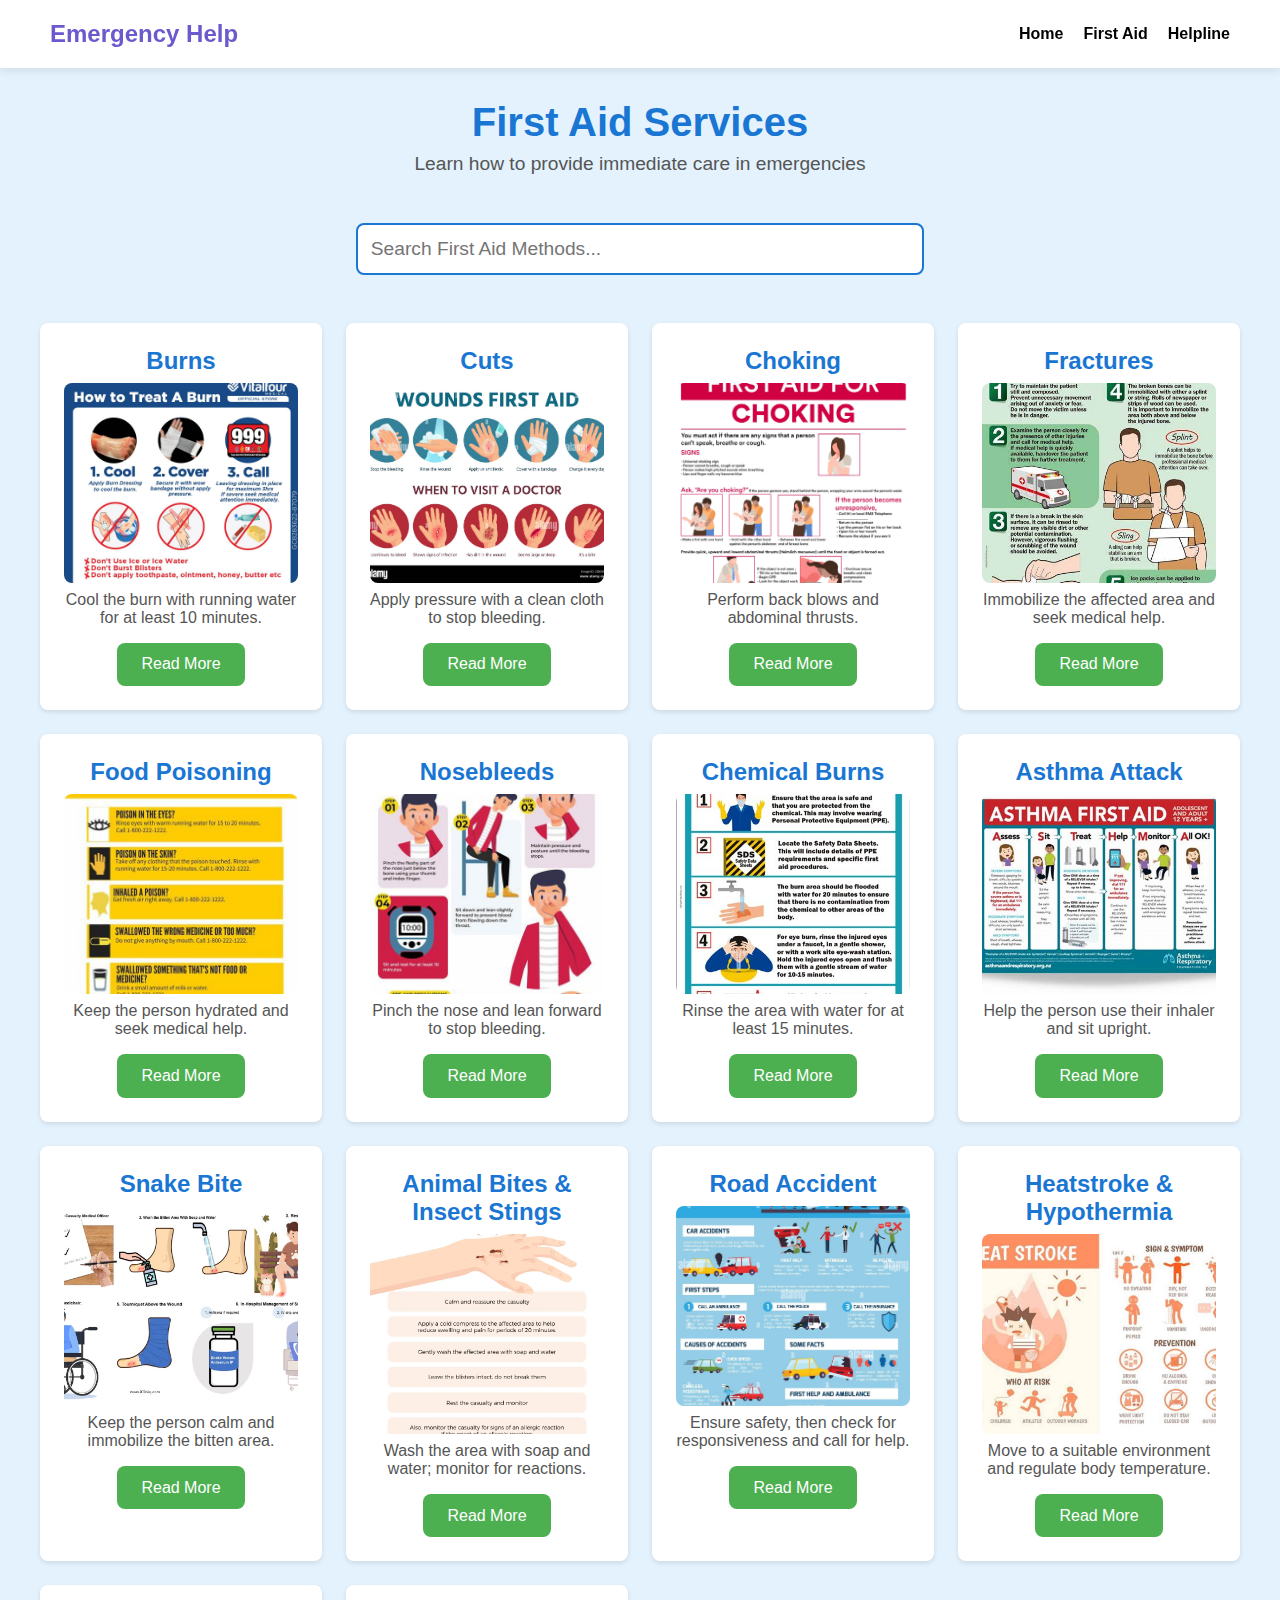
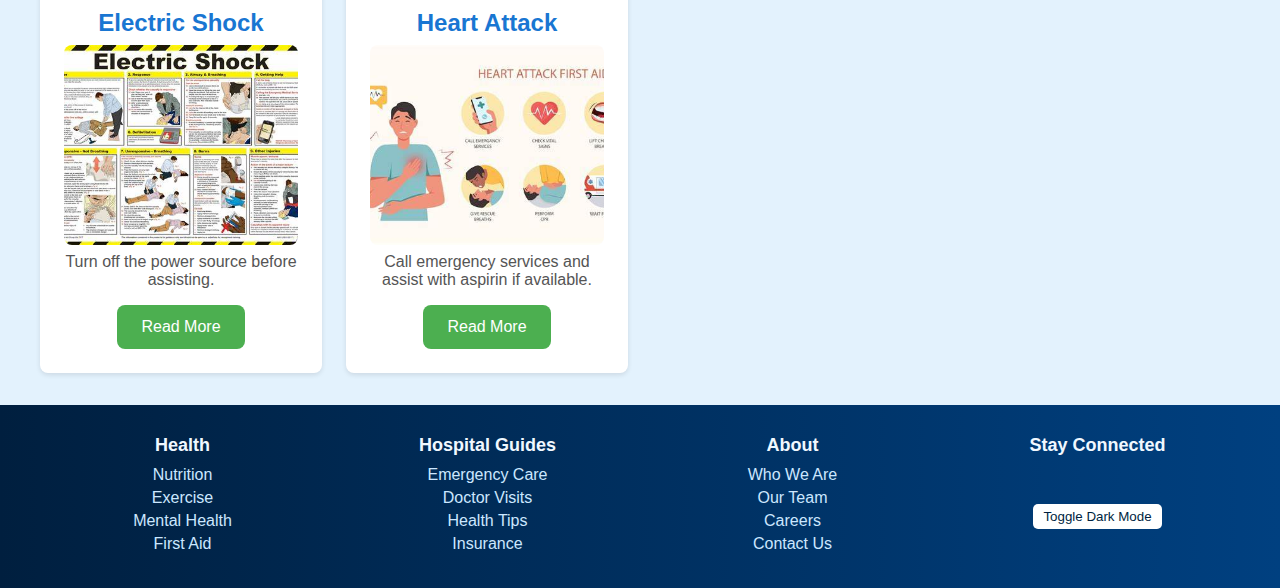
<file: Firstaid/firstaid.html>
<!DOCTYPE html>
<html lang="en">
<head>
    <meta charset="UTF-8">
    <meta name="viewport" content="width=device-width, initial-scale=1.0">
    <title>First Aid</title>
    <link rel="stylesheet" href="./firstaid.css">
    <link rel="icon" type="image/png" href="../images/mainlogo.png">
    <link href="./firstaid.css" rel="stylesheet">
</head>
<body>
    <header>
        <div class="nav">
            <div class="logo">Emergency Help</div>
            <div class="menu-toggle" onclick="toggleMenu()">
                <i class="ri-menu-line"></i>
            </div>
            <ul class="nav-links">
                <li><a href="../index.html">Home</a></li>
                <li><a href="./firstaid.html">First Aid</a></li>
                <li><a href="../helpline/hindex.html">Helpline</a></li>
            </ul>
        </div>
    </header>

    <section class="page-header">
        <h1>First Aid Services</h1>
        <p>Learn how to provide immediate care in emergencies</p>
    </section>

    <section class="search-section">
        <input type="text" id="searchBar" placeholder="Search First Aid Methods..." onkeyup="filterCards()">
    </section>

    <main>
        <div class="container">
            <div class="cards" id="cardContainer">
                <div class="card" data-title="Burns">
                    <h2>Burns</h2>
                    <img src="../images/burn.jpg" alt="Burn injury" height="250px">
                    <p>Cool the burn with running water for at least 10 minutes.</p>
                    <button class="openPopup" aria-label="Learn more about burns first aid">Read More</button>
                    <div class="popup-container">
                        <div class="popup">
                            <div class="popup-header">
                                <h3 class="popup-title">Burns</h3>
                                <span class="closePopup" aria-label="Close popup">×</span>
                            </div>
                            <div class="popup-content">
                                <div class="tab-content reading active">
                                    <ul class="steps-list"></ul>
                                </div>
                            </div>
                        </div>
                    </div>
                </div>
                <div class="card" data-title="Cuts">
                    <h2>Cuts</h2>
                    <img src="../images/cuts.jpg" alt="Cut injury" height="250px">
                    <p>Apply pressure with a clean cloth to stop bleeding.</p>
                    <button class="openPopup" aria-label="Learn more about cuts first aid">Read More</button>
                    <div class="popup-container">
                        <div class="popup">
                            <div class="popup-header">
                                <h3 class="popup-title">Cuts</h3>
                                <span class="closePopup" aria-label="Close popup">×</span>
                            </div>
                            <div class="popup-content">
                                <div class="tab-content reading active">
                                    <ul class="steps-list"></ul>
                                </div>
                            </div>
                        </div>
                    </div>
                </div>
                <div class="card" data-title="Choking">
                    <h2>Choking</h2>
                    <img src="../images/Choking.jpeg" alt="Choking scenario" height="250px">
                    <p>Perform back blows and abdominal thrusts.</p>
                    <button class="openPopup" aria-label="Learn more about choking first aid">Read More</button>
                    <div class="popup-container">
                        <div class="popup">
                            <div class="popup-header">
                                <h3 class="popup-title">Choking</h3>
                                <span class="closePopup" aria-label="Close popup">×</span>
                            </div>
                            <div class="popup-content">
                                <div class="tab-content reading active">
                                    <ul class="steps-list"></ul>
                                </div>
                            </div>
                        </div>
                    </div>
                </div>
                <div class="card" data-title="Fractures">
                    <h2>Fractures</h2>
                    <img src="../images/Fractures.jpeg" alt="Fracture injury" height="250px">
                    <p>Immobilize the affected area and seek medical help.</p>
                    <button class="openPopup" aria-label="Learn more about fractures first aid">Read More</button>
                    <div class="popup-container">
                        <div class="popup">
                            <div class="popup-header">
                                <h3 class="popup-title">Fractures</h3>
                                <span class="closePopup" aria-label="Close popup">×</span>
                            </div>
                            <div class="popup-content">
                                <div class="tab-content reading active">
                                    <ul class="steps-list"></ul>
                                </div>
                            </div>
                        </div>
                    </div>
                </div>
                <div class="card" data-title="Food Poisoning">
                    <h2>Food Poisoning</h2>
                    <img src="../images/food poision.jpeg" alt="Food poisoning scenario" height="250px">
                    <p>Keep the person hydrated and seek medical help.</p>
                    <button class="openPopup" aria-label="Learn more about food poisoning first aid">Read More</button>
                    <div class="popup-container">
                        <div class="popup">
                            <div class="popup-header">
                                <h3 class="popup-title">Food Poisoning</h3>
                                <span class="closePopup" aria-label="Close popup">×</span>
                            </div>
                            <div class="popup-content">
                                <div class="tab-content reading active">
                                    <ul class="steps-list"></ul>
                                </div>
                            </div>
                        </div>
                    </div>
                </div>
                <div class="card" data-title="Nosebleeds">
                    <h2>Nosebleeds</h2>
                    <img src="../images/Nosebleeds.jpeg" alt="Nosebleed scenario" height="250px">
                    <p>Pinch the nose and lean forward to stop bleeding.</p>
                    <button class="openPopup" aria-label="Learn more about nosebleeds first aid">Read More</button>
                    <div class="popup-container">
                        <div class="popup">
                            <div class="popup-header">
                                <h3 class="popup-title">Nosebleeds</h3>
                                <span class="closePopup" aria-label="Close popup">×</span>
                            </div>
                            <div class="popup-content">
                                <div class="tab-content reading active">
                                    <ul class="steps-list"></ul>
                                </div>
                            </div>
                        </div>
                    </div>
                </div>
                <div class="card" data-title="Chemical Burns">
                    <h2>Chemical Burns</h2>
                    <img src="../images/Chemical Burns.jpg" alt="Chemical burn injury" height="250px">
                    <p>Rinse the area with water for at least 15 minutes.</p>
                    <button class="openPopup" aria-label="Learn more about chemical burns first aid">Read More</button>
                    <div class="popup-container">
                        <div class="popup">
                            <div class="popup-header">
                                <h3 class="popup-title">Chemical Burns</h3>
                                <span class="closePopup" aria-label="Close popup">×</span>
                            </div>
                            <div class="popup-content">
                                <div class="tab-content reading active">
                                    <ul class="steps-list"></ul>
                                </div>
                            </div>
                        </div>
                    </div>
                </div>
                <div class="card" data-title="Asthma Attack">
                    <h2>Asthma Attack</h2>
                    <img src="../images/Asthma Attack.jpeg" alt="Asthma attack scenario" height="250px">
                    <p>Help the person use their inhaler and sit upright.</p>
                    <button class="openPopup" aria-label="Learn more about asthma attack first aid">Read More</button>
                    <div class="popup-container">
                        <div class="popup">
                            <div class="popup-header">
                                <h3 class="popup-title">Asthma Attack</h3>
                                <span class="closePopup" aria-label="Close popup">×</span>
                            </div>
                            <div class="popup-content">
                                <div class="tab-content reading active">
                                    <ul class="steps-list"></ul>
                                </div>
                            </div>
                        </div>
                    </div>
                </div>
                <div class="card" data-title="Snake Bite">
                    <h2>Snake Bite</h2>
                    <img src="../images/Snake Bite.jpeg" alt="Snake bite injury" height="250px">
                    <p>Keep the person calm and immobilize the bitten area.</p>
                    <button class="openPopup" aria-label="Learn more about snake bite first aid">Read More</button>
                    <div class="popup-container">
                        <div class="popup">
                            <div class="popup-header">
                                <h3 class="popup-title">Snake Bite</h3>
                                <span class="closePopup" aria-label="Close popup">×</span>
                            </div>
                            <div class="popup-content">
                                <div class="tab-content reading active">
                                    <ul class="steps-list"></ul>
                                </div>
                            </div>
                        </div>
                    </div>
                </div>
                <div class="card" data-title="Animal Bites & Insect Stings">
                    <h2>Animal Bites & Insect Stings</h2>
                    <img src="../images/Animal Bites & Insect Stings.webp" alt="Animal bite or insect sting scenario" height="250px">
                    <p>Wash the area with soap and water; monitor for reactions.</p>
                    <button class="openPopup" aria-label="Learn more about animal bites and insect stings first aid">Read More</button>
                    <div class="popup-container">
                        <div class="popup">
                            <div class="popup-header">
                                <h3 class="popup-title">Animal Bites & Insect Stings</h3>
                                <span class="closePopup" aria-label="Close popup">×</span>
                            </div>
                            <div class="popup-content">
                                <div class="tab-content reading active">
                                    <ul class="steps-list"></ul>
                                </div>
                            </div>
                        </div>
                    </div>
                </div>
                <div class="card" data-title="Road Accident">
                    <h2>Road Accident</h2>
                    <img src="../images/road accident.jpg" alt="Road accident scenario" height="250px">
                    <p>Ensure safety, then check for responsiveness and call for help.</p>
                    <button class="openPopup" aria-label="Learn more about road accident first aid">Read More</button>
                    <div class="popup-container">
                        <div class="popup">
                            <div class="popup-header">
                                <h3 class="popup-title">Road Accident</h3>
                                <span class="closePopup" aria-label="Close popup">×</span>
                            </div>
                            <div class="popup-content">
                                <div class="tab-content reading active">
                                    <ul class="steps-list"></ul>
                                </div>
                            </div>
                        </div>
                    </div>
                </div>
                <div class="card" data-title="Heatstroke & Hypothermia">
                    <h2>Heatstroke & Hypothermia</h2>
                    <img src="../images/Heatstroke & Hypothermia.jpg" alt="Heatstroke or hypothermia scenario" height="250px">
                    <p>Move to a suitable environment and regulate body temperature.</p>
                    <button class="openPopup" aria-label="Learn more about heatstroke and hypothermia first aid">Read More</button>
                    <div class="popup-container">
                        <div class="popup">
                            <div class="popup-header">
                                <h3 class="popup-title">Heatstroke & Hypothermia</h3>
                                <span class="closePopup" aria-label="Close popup">×</span>
                            </div>
                            <div class="popup-content">
                                <div class="tab-content reading active">
                                    <ul class="steps-list"></ul>
                                </div>
                            </div>
                        </div>
                    </div>
                </div>
                <div class="card" data-title="Electric Shock">
                    <h2>Electric Shock</h2>
                    <img src="../images/electricshock.jpeg" alt="Electric shock scenario" height="250px">
                    <p>Turn off the power source before assisting.</p>
                    <button class="openPopup" aria-label="Learn more about electric shock first aid">Read More</button>
                    <div class="popup-container">
                        <div class="popup">
                            <div class="popup-header">
                                <h3 class="popup-title">Electric Shock</h3>
                                <span class="closePopup" aria-label="Close popup">×</span>
                            </div>
                            <div class="popup-content">
                                <div class="tab-content reading active">
                                    <ul class="steps-list"></ul>
                                </div>
                            </div>
                        </div>
                    </div>
                </div>
                <div class="card" data-title="Heart Attack">
                    <h2>Heart Attack</h2>
                    <img src="../images/heartattack.jpeg" alt="Heart attack scenario" height="250px">
                    <p>Call emergency services and assist with aspirin if available.</p>
                    <button class="openPopup" aria-label="Learn more about heart attack first aid">Read More</button>
                    <div class="popup-container">
                        <div class="popup">
                            <div class="popup-header">
                                <h3 class="popup-title">Heart Attack</h3>
                                <span class="closePopup" aria-label="Close popup">×</span>
                            </div>
                            <div class="popup-content">
                                <div class="tab-content reading active">
                                    <ul class="steps-list"></ul>
                                </div>
                            </div>
                        </div>
                    </div>
                </div>
            </div>
        </div>
    </main>

    <footer class="footer">
        <div class="footer-container">
            <div class="footer-section">
                <h3>Health</h3>
                <ul>
                    <li><a href="#">Nutrition</a></li>
                    <li><a href="#">Exercise</a></li>
                    <li><a href="#">Mental Health</a></li>
                    <li><a href="#">First Aid</a></li>
                </ul>
            </div>
            <div class="footer-section">
                <h3>Hospital Guides</h3>
                <ul>
                    <li><a href="#">Emergency Care</a></li>
                    <li><a href="#">Doctor Visits</a></li>
                    <li><a href="#">Health Tips</a></li>
                    <li><a href="#">Insurance</a></li>
                </ul>
            </div>
            <div class="footer-section">
                <h3>About</h3>
                <ul>
                    <li><a href="#">Who We Are</a></li>
                    <li><a href="#">Our Team</a></li>
                    <li><a href="#">Careers</a></li>
                    <li><a href="#">Contact Us</a></li>
                </ul>
            </div>
            <div class="footer-section">
                <h3>Stay Connected</h3>
                <div class="social-icons">
                    <a href="#" aria-label="Facebook"><i class="fab fa-facebook-f"></i></a>
                    <a href="#" aria-label="Twitter"><i class="fab fa-twitter"></i></a>
                    <a href="#" aria-label="Instagram"><i class="fab fa-instagram"></i></a>
                    <a href="#" aria-label="LinkedIn"><i class="fab fa-linkedin"></i></a>
                </div>
                <button class="theme-toggle" aria-label="Toggle dark mode">Toggle Dark Mode</button>
            </div>
        </div>
    </footer>

    <script src="./firstaid.js"></script>
</body>
</html>
</file>
<file: Firstaid/firstaid.css>
* {
    margin: 0;
    padding: 0;
    box-sizing: border-box;
}

body {
    font-family: Arial, sans-serif;
    background-color: #E3F2FD;
    display: flex;
    flex-direction: column;
    align-items: center;
    min-height: 100vh;
}

header {
    width: 100%;
    background: white;
    padding: 20px 50px;
    display: flex;
    justify-content: center;
    align-items: center;
    box-shadow: 0 2px 10px rgba(0, 0, 0, 0.1);
    position: sticky;
    top: 0;
    z-index: 1000;
}

.nav {
    width: 100%;
    max-width: 1200px;
    display: flex;
    align-items: center;
    justify-content: space-between;
}

.logo {
    font-size: 24px;
    font-weight: bold;
    color: #6a5acd;
}

.nav-links {
    list-style: none;
    display: flex;
    gap: 20px;
    margin: 0;
    padding: 0;
}
/* Existing styles remain unchanged, adding new styles for the language-toggle button at the end */

.language-toggle {
    background-color: #1976D2; /* Matches the primary blue color used in the theme (e.g., page-header color) */
    color: black;
    border: none;
    padding: 10px 20px;
    font-size: 1rem;
    border-radius: 20px; /* Matches the border-radius of other buttons like .signup and .contact */
    cursor: pointer;
    transition: transform 0.2s ease, background-color 0.3s ease; /* Smooth hover effects */
}

.language-toggle:hover {
    transform: scale(1.05); /* Matches the hover effect of other buttons */
    background-color: #1565C0; /* Slightly darker shade of blue for hover effect */
}

.dark-mode .language-toggle {
    background-color: #66b2ff; /* Lighter blue to contrast with dark mode background */
    color: #1a1a1a;
}

.dark-mode .language-toggle:hover {
    background-color: #99c2ff; /* Lighter shade for hover in dark mode */
}
.nav-links li a {
    text-decoration: none;
    color: black;
    font-weight: bold;
    transition: color 0.3s;
}

.nav-links li a:hover {
    color: #6a5acd;
}

.nav-buttons {
    display: flex;
    align-items: center;
    gap: 10px;
}

.nav-buttons a {
    text-decoration: none;
    padding: 10px 20px;
    border-radius: 20px;
    font-size: 1rem;
    transition: transform 0.2s ease;
}

.nav-buttons a:hover {
    transform: scale(1.05);
}

.signup {
    color: #6a5acd;
    border: 2px solid #6a5acd;
}

.contact {
    background: linear-gradient(to right, #6a5acd, #9370db);
    color: white;
}

.menu-toggle {
    display: none;
    font-size: 1.5rem;
    color: #6a5acd;
    cursor: pointer;
}

.page-header {
    text-align: center;
    padding: 2rem 1rem;
    color: #1976D2;
}

.page-header h1 {
    font-size: 2.5rem;
    margin: 0;
}

.page-header p {
    font-size: 1.2rem;
    margin: 0.5rem 0 0;
    color: #555;
}

.search-section {
    width: 100%;
    max-width: 600px;
    padding: 1rem;
    box-sizing: border-box;
}

#searchBar {
    width: 100%;
    padding: 0.8rem;
    font-size: 1.2rem;
    border: 2px solid #1976D2;
    border-radius: 8px;
    box-sizing: border-box;
}

main {
    width: 100%;
    padding: 2rem;
    box-sizing: border-box;
}

.container {
    max-width: 1200px;
    margin: 0 auto;
}

.cards {
    display: grid;
    grid-template-columns: repeat(auto-fit, minmax(280px, 1fr));
    gap: 1.5rem;
}

.card {
    background: white;
    padding: 1.5rem;
    border-radius: 8px;
    box-shadow: 0 2px 5px rgba(0, 0, 0, 0.1);
    transition: transform 0.2s ease;
    display: flex;
    flex-direction: column;
    align-items: center;
    text-align: center;
}

.card:hover {
    transform: scale(1.05);
}

.card h2 {
    font-size: 1.5rem;
    color: #1976D2;
    margin-bottom: 0.5rem;
}

.card img {
    width: 100%;
    height: 200px;
    object-fit: cover;
    border-radius: 8px;
    margin-bottom: 0.5rem;
}

.card p {
    font-size: 1rem;
    color: #555;
    margin-bottom: 1rem;
}

.openPopup {
    background-color: #4CAF50;
    color: white;
    border: none;
    padding: 0.8rem 1.5rem;
    font-size: 1rem;
    border-radius: 8px;
    cursor: pointer;
    transition: transform 0.2s ease;
}

.openPopup:hover {
    transform: scale(1.05);
}

.popup-container {
    display: none;
    position: fixed;
    top: 0;
    left: 0;
    width: 100%;
    height: 100%;
    background: rgba(0, 0, 0, 0.5);
    justify-content: center;
    align-items: center;
    z-index: 1000;
}

.popup {
    background: white;
    width: 90%;
    max-width: 600px;
    padding: 1.5rem;
    border-radius: 8px;
    position: relative;
    box-shadow: 0 2px 10px rgba(0, 0, 0, 0.2);
}

.popup-header {
    display: flex;
    justify-content: space-between;
    align-items: center;
    margin-bottom: 1rem;
}

.popup-title {
    font-size: 1.8rem;
    color: #1976D2;
    margin: 0;
}

.closePopup {
    font-size: 1.5rem;
    cursor: pointer;
    color: #555;
}

.closePopup:hover {
    color: #d32f2f;
}

.popup-content {
    min-height: 100px;
}

.tab-content {
    display: block;
}

.steps-list {
    list-style-type: decimal;
    padding-left: 1.5rem;
    text-align: left;
}

.steps-list li {
    font-size: 1.1rem;
    color: #333;
    margin-bottom: 0.5rem;
    line-height: 1.5;
}

.footer {
    background: linear-gradient(to right, #001f3f, #004080);
    color: white;
    padding: 30px 10px;
    width: 100%;
    margin-top: auto;
}

.footer-container {
    display: grid;
    grid-template-columns: repeat(auto-fit, minmax(200px, 1fr));
    gap: 20px;
    text-align: center;
    max-width: 1200px;
    margin: 0 auto;
}

.footer-section h3 {
    font-size: 18px;
    margin-bottom: 10px;
    color: #f0f8ff;
}

.footer-section ul {
    list-style: none;
    padding: 0;
}

.footer-section ul li {
    margin: 5px 0;
}

.footer-section ul li a {
    color: #cce7ff;
    text-decoration: none;
    transition: 0.3s;
}

.footer-section ul li a:hover {
    text-decoration: underline;
    color: #ffffff;
}

.social-icons {
    margin-top: 10px;
}

.social-icons a {
    color: #cce7ff;
    font-size: 20px;
    margin: 0 10px;
    transition: 0.3s;
}

.social-icons a:hover {
    color: #66b2ff;
}

.theme-toggle {
    margin-top: 15px;
    padding: 5px 10px;
    border: none;
    cursor: pointer;
    background: white;
    color: #001f3f;
    border-radius: 5px;
    transition: 0.3s;
}

.theme-toggle:hover {
    background: #cce7ff;
}

.dark-mode {
    background: #1a1a1a;
    color: white;
}

.dark-mode .card,
.dark-mode .popup {
    background: #333;
    color: white;
}

.dark-mode .card h2,
.dark-mode .popup-title {
    color: #66b2ff;
}

.dark-mode .card p,
.dark-mode .steps-list li {
    color: #ccc;
}

.dark-mode .footer {
    background: linear-gradient(to right, #002855, #003f7f);
}

.dark-mode .footer-section ul li a {
    color: #99c2ff;
}

.dark-mode .social-icons a {
    color: #6a5acd;
}

/* Responsive Design */
@media (max-width: 768px) {
    header {
        padding: 10px 20px;
    }

    .nav {
        flex-wrap: wrap;
        padding: 0;
    }

    .nav-links {
        display: none;
        flex-direction: column;
        width: 100%;
        gap: 10px;
        padding: 10px 0;
        text-align: center;
    }

    .nav-links.active {
        display: flex;
    }

    .menu-toggle {
        display: block;
    }

    .nav-buttons {
        margin-top: 10px;
    }

    .nav-buttons a {
        padding: 8px 16px;
        font-size: 0.9rem;
    }

    .page-header h1 {
        font-size: 2rem;
    }

    .page-header p {
        font-size: 1rem;
    }

    main {
        padding: 1rem;
    }

    .cards {
        grid-template-columns: repeat(auto-fit, minmax(250px, 1fr));
    }

    .card img {
        height: 150px;
    }

    .popup {
        width: 95%;
        padding: 1rem;
    }
}

@media (max-width: 480px) {
    .logo {
        font-size: 20px;
    }

    .nav-links li a {
        font-size: 1rem;
    }

    .nav-buttons a {
        padding: 6px 12px;
        font-size: 0.8rem;
    }

    .page-header h1 {
        font-size: 1.5rem;
    }

    .page-header p {
        font-size: 0.9rem;
    }

    main {
        padding: 0.5rem;
    }

    .card h2 {
        font-size: 1.3rem;
    }

    .card p {
        font-size: 0.9rem;
    }

    .openPopup {
        font-size: 0.9rem;
        padding: 0.6rem 1.2rem;
    }

    #searchBar {
        font-size: 1rem;
        padding: 0.5rem;
    }

    .popup-title {
        font-size: 1.5rem;
    }

    .steps-list li {
        font-size: 1rem;
    }
}
</file>
